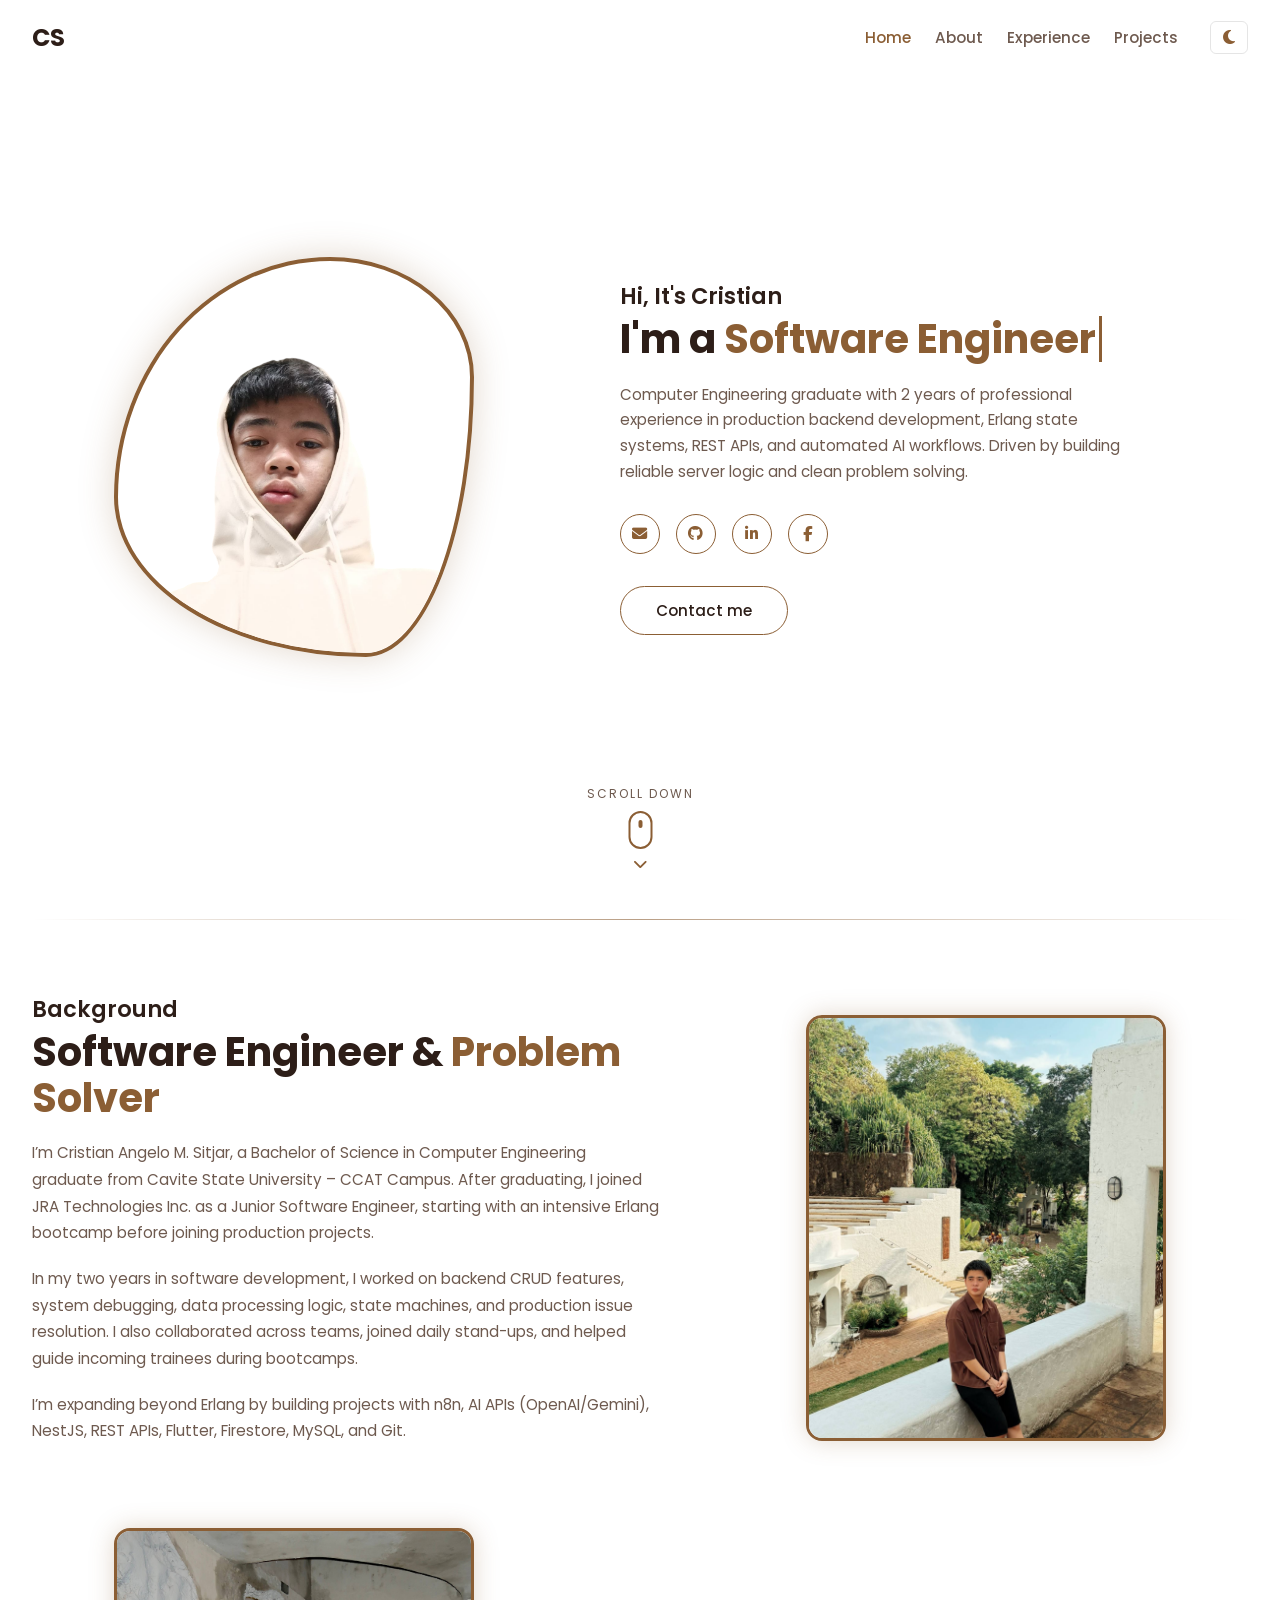
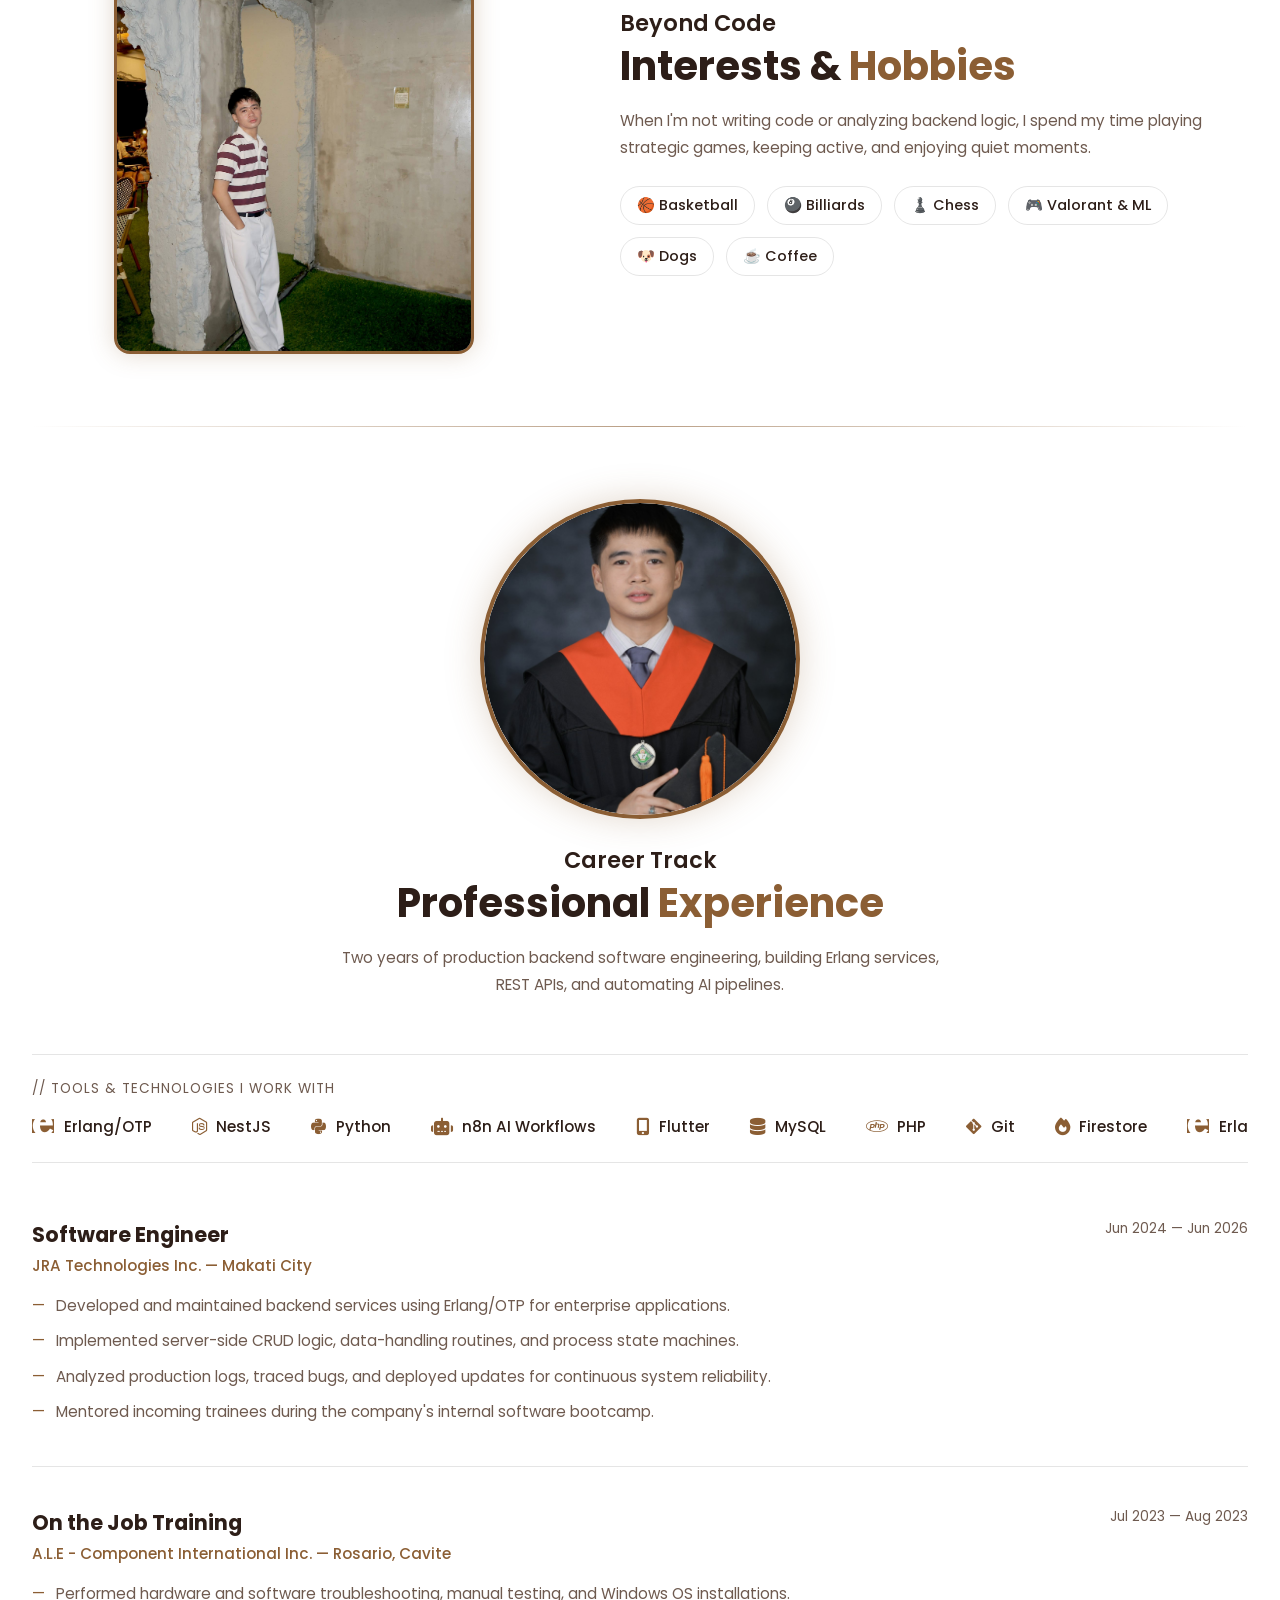
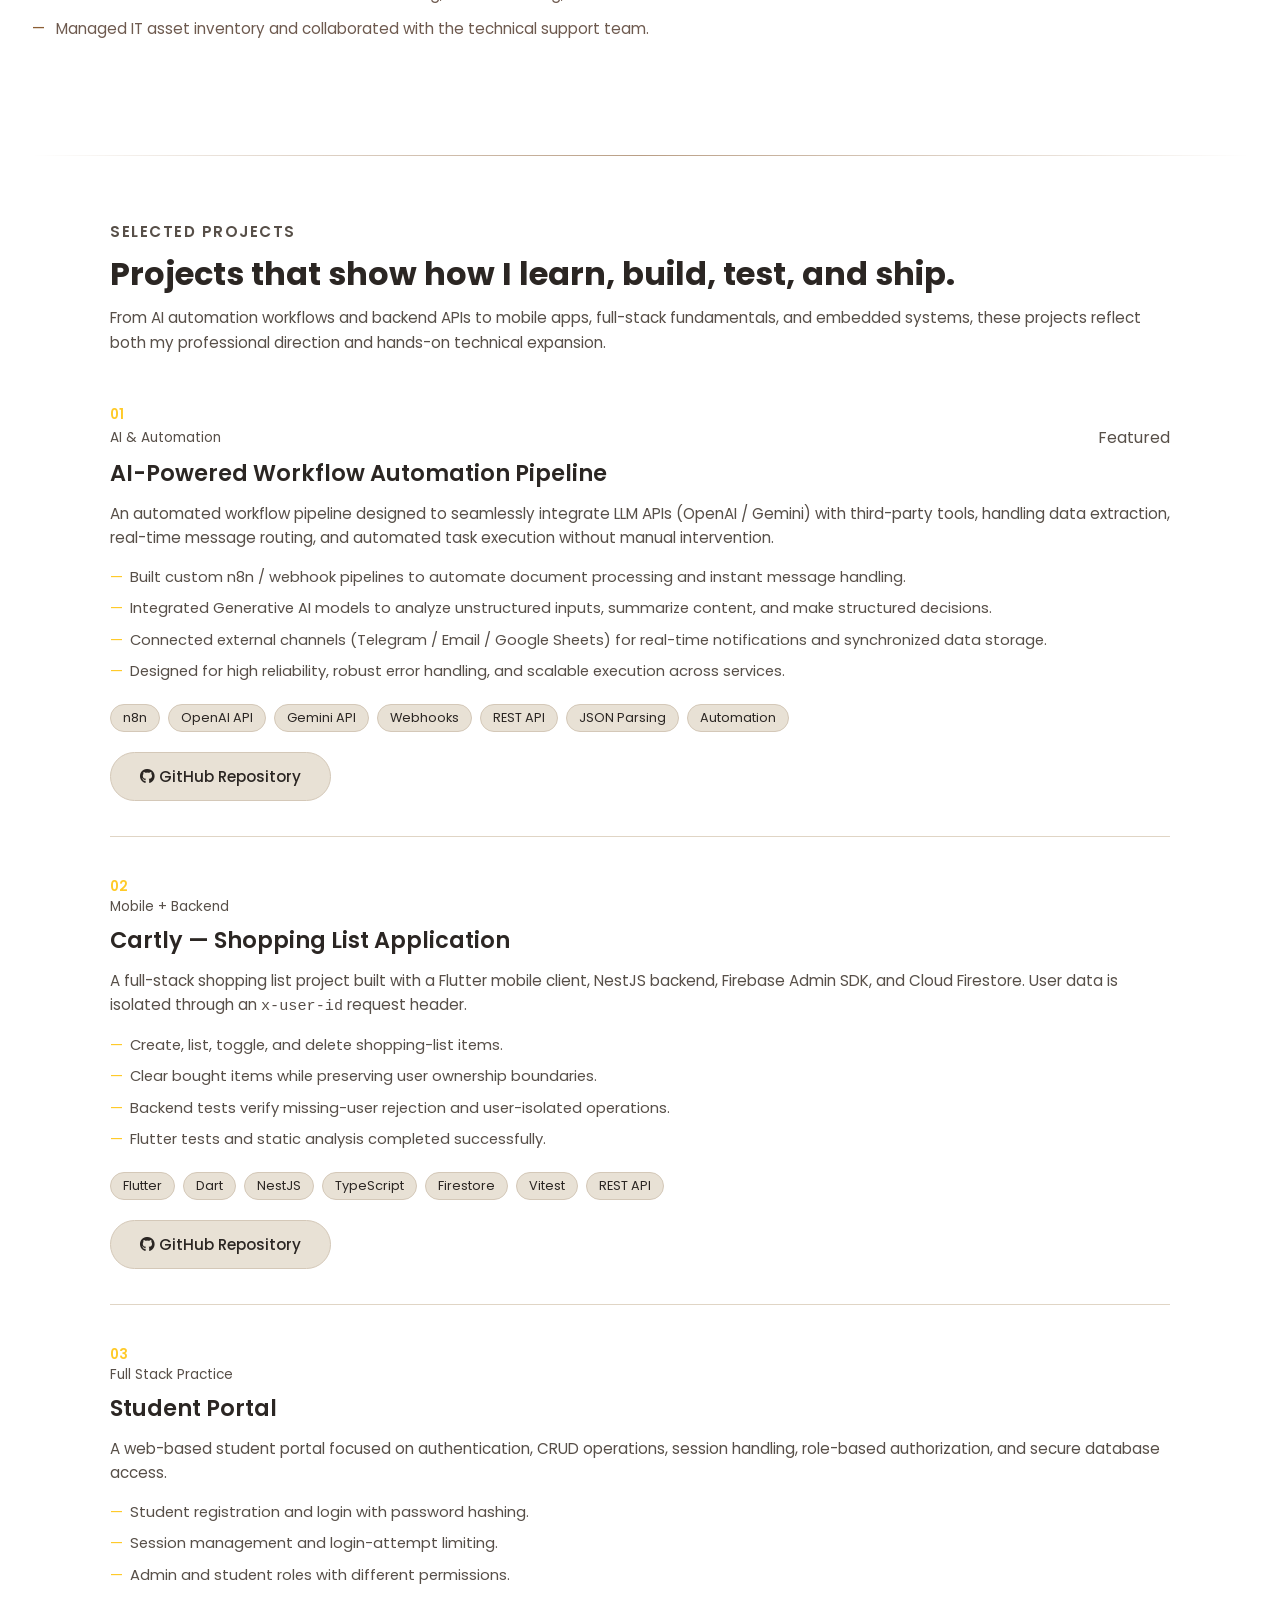
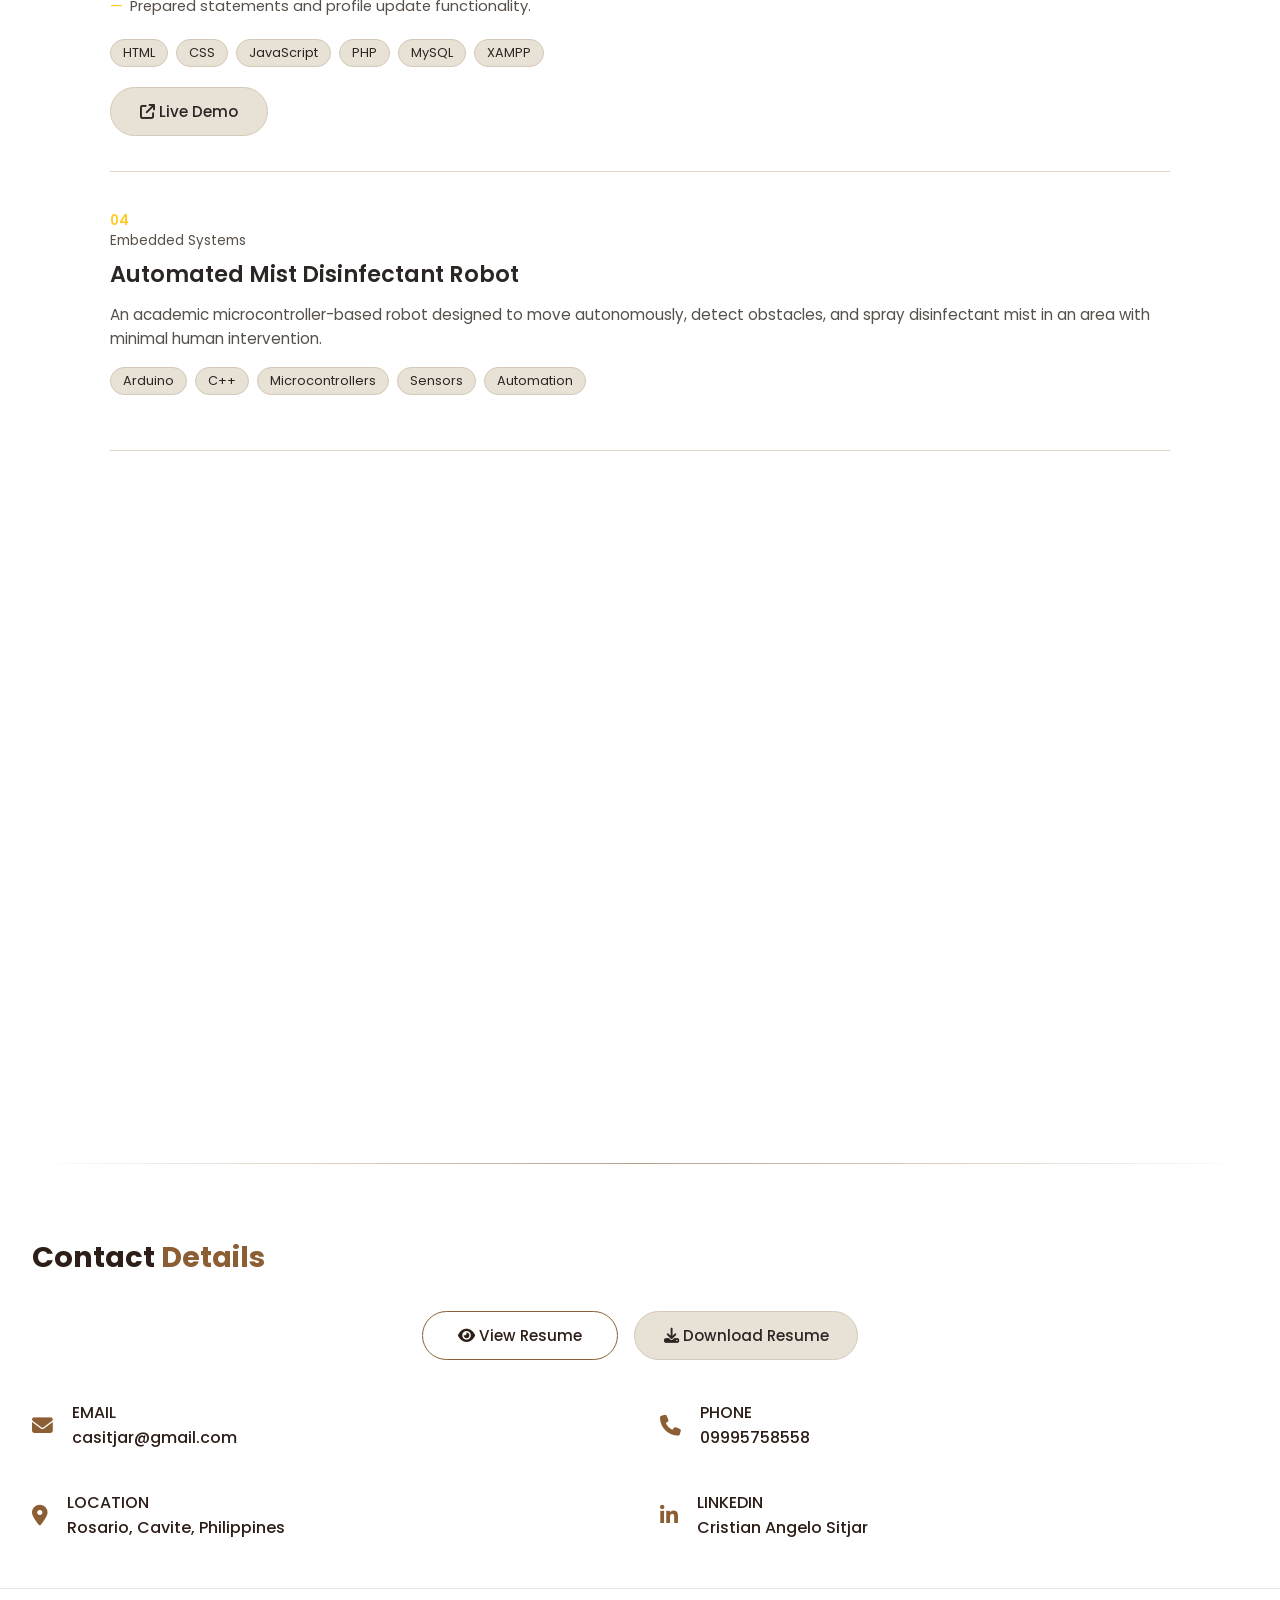
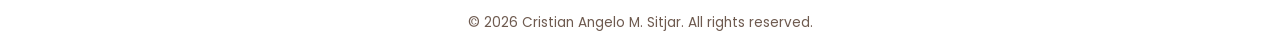
<file: index.html>
<!DOCTYPE html>
<html lang="en">
<head>
  <meta charset="UTF-8">
  <meta name="viewport" content="width=device-width, initial-scale=1.0">
  <meta name="description" content="Portfolio of Cristian Angelo M. Sitjar — Software Engineer & Automation Developer.">
  <title>Cristian M. Sitjar | Software Engineer</title>

  <!-- Font Awesome Icons & Google Fonts -->
  <link rel="stylesheet" href="https://cdnjs.cloudflare.com/ajax/libs/font-awesome/6.5.0/css/all.min.css">
  <link rel="preconnect" href="https://fonts.googleapis.com">
  <link rel="preconnect" href="https://fonts.gstatic.com" crossorigin>
  <link href="https://fonts.googleapis.com/css2?family=Poppins:wght@300;400;500;600;700&display=swap" rel="stylesheet">

  <link rel="stylesheet" href="style.css">
</head>
<body>

  <!-- NAVIGATION HEADER -->
  <header class="site-header">
    <a class="brand" href="#home">CS</a>
    <div class="nav-container">
      <nav class="nav-links" aria-label="Primary navigation">
        <a class="active" href="#home">Home</a>
        <a href="#about">About</a>
        <a href="#experience">Experience</a>
        <a href="#projects">Projects</a>
      </nav>
      <button id="theme-toggle" class="theme-toggle" aria-label="Toggle Theme">
        <i class="fa-solid fa-sun"></i>
      </button>
    </div>
  </header>

  <main class="one-page">

    <!-- ==================== HOME ==================== -->
    <section id="home" class="hero-container">
      <div class="hero-wrapper">

        <!-- LEFT SIDE: CIRCULAR PORTRAIT WITH GLOW RING -->
        <div class="hero-avatar-area">
          <div class="avatar-ring1">
            <img src="home_picture.png" alt="Cristian Angelo M. Sitjar" class="avatar-img1">
          </div>
        </div>

        <!-- RIGHT SIDE: BIO & INTRO COPY -->
        <div class="hero-content-area">
          <span class="greeting">Hi, It's Cristian</span>
          <h1 class="role-title">I'm a <span class="accent-text typing-text"></span><span class="cursor">&nbsp;</span></h1>

          <p class="hero-bio">
            Computer Engineering graduate with 2 years of professional experience in production backend development, Erlang state systems, REST APIs, and automated AI workflows. Driven by building reliable server logic and clean problem solving.
          </p>

          <!-- SOCIAL ICONS -->
          <div class="social-links">
            <a href="mailto:casitjar@gmail.com" aria-label="Email"><i class="fa-solid fa-envelope"></i></a>
            <a href="https://github.com/casitjar-stack" target="_blank" rel="noopener noreferrer" aria-label="GitHub"><i class="fa-brands fa-github"></i></a>
            <a href="https://www.linkedin.com/in/cristian-angelo-sitjar-0196b3305/" target="_blank" rel="noopener noreferrer" aria-label="LinkedIn"><i class="fa-brands fa-linkedin-in"></i></a>
            <a href="https://www.facebook.com/CrstnAnglM.Stjr" target="_blank" rel="noopener noreferrer" aria-label="Facebook"><i class="fa-brands fa-facebook-f"></i></a>
          </div>

          <!-- CALL TO ACTION -->
          <div class="cta-area">
            <a href="mailto:casitjar@gmail.com" class="btn-hire">Contact me</a>
          </div>
        </div>

      </div>

      <!-- SCROLL DOWN INDICATOR -->
      <a href="#about" class="scroll-down" aria-label="Scroll down">
        <span class="scroll-text">Scroll down</span>
        <span class="mouse"></span>
        <i class="fa-solid fa-chevron-down"></i>
      </a>
    </section>

    <hr class="section-divider">

    <!-- ==================== ABOUT ==================== -->
    <section id="about" class="about-container">

      <!-- TOP SECTION: BACKGROUND TEXT (LEFT) & PICTURE 1 (RIGHT) -->
      <div class="about-row">
        <!-- LEFT SIDE -->
        <div class="about-text-box about-animate-left">
          <span class="greeting">Background</span>
          <h2 class="role-title">Software Engineer &amp; <span class="accent-text">Problem Solver</span></h2>
          <p class="about-bio">
            I’m Cristian Angelo M. Sitjar, a Bachelor of Science in Computer Engineering graduate from Cavite State University – CCAT Campus. After graduating, I joined JRA Technologies Inc. as a Junior Software Engineer, starting with an intensive Erlang bootcamp before joining production projects.
          </p>
          <p class="about-bio">
            In my two years in software development, I worked on backend CRUD features, system debugging, data processing logic, state machines, and production issue resolution. I also collaborated across teams, joined daily stand-ups, and helped guide incoming trainees during bootcamps.
          </p>
          <p class="about-bio">
            I’m expanding beyond Erlang by building projects with n8n, AI APIs (OpenAI/Gemini), NestJS, REST APIs, Flutter, Firestore, MySQL, and Git.
          </p>
        </div>

        <!-- RIGHT SIDE -->
        <div class="about-photo-box about-animate-right">
          <div class="photo-frame">
            <img src="about_picture1.jpg" alt="Cristian Sitjar outdoors">
          </div>
        </div>
      </div>

      <!-- BOTTOM SECTION: PICTURE 2 (LEFT) & INTERESTS (RIGHT) -->
      <div class="about-row reverse-row">
        <!-- LEFT SIDE -->
        <div class="about-photo-box about-animate-left">
          <div class="photo-frame">
            <img src="about_picture2.jpg" alt="Cristian Sitjar casual setting">
          </div>
        </div>

        <!-- RIGHT SIDE -->
        <div class="about-text-box about-animate-right">
          <span class="greeting">Beyond Code</span>
          <h2 class="role-title">Interests &amp; <span class="accent-text">Hobbies</span></h2>
          <p class="about-bio">
            When I'm not writing code or analyzing backend logic, I spend my time playing strategic games, keeping active, and enjoying quiet moments.
          </p>

          <div class="interest-grid">
            <div class="interest-chip">🏀 Basketball</div>
            <div class="interest-chip">🎱 Billiards</div>
            <div class="interest-chip">♟️ Chess</div>
            <div class="interest-chip">🎮 Valorant &amp; ML</div>
            <div class="interest-chip">🐶 Dogs</div>
            <div class="interest-chip">☕ Coffee</div>
          </div>
        </div>
      </div>

    </section>

    <hr class="section-divider">

    <!-- ==================== EXPERIENCE ==================== -->
    <section id="experience" class="experience-container">

      <!-- PAGE HEADING & PERFECTLY CENTERED CIRCULAR PHOTO -->
      <div class="experience-header" style="display: flex; flex-direction: column; align-items: center; justify-content: center; width: 100%; text-align: center; margin: 0 auto;">

        <div class="hero-avatar-area" style="display: flex; justify-content: center; align-items: center; width: 100%; margin: 0 auto 1.5rem auto;">
          <div class="avatar-ring" style="margin: 0 auto;">
            <img src="work_picture.jpg" alt="Cristian Angelo M. Sitjar" class="avatar-img" style="border-radius: 50%; object-fit: cover; display: block; margin: 0 auto;">
          </div>
        </div>

        <span class="greeting" style="display: block; width: 100%; text-align: center;">Career Track</span>
        <h2 class="role-title" style="display: block; width: 100%; text-align: center;">Professional <span class="accent-text">Experience</span></h2>
        <p class="about-bio" style="margin: 0 auto; max-width: 600px; text-align: center;">
          Two years of production backend software engineering, building Erlang services, REST APIs, and automating AI pipelines.
        </p>
      </div>

      <!-- ANIMATED TECH LOGO TICKER / MARQUEE -->
      <div class="tech-marquee-wrapper">
        <span class="marquee-label">// Tools &amp; Technologies I Work With</span>
        <div class="marquee-track">
          <div class="marquee-content">
            <div class="tech-item"><i class="fa-brands fa-erlang"></i> Erlang/OTP</div>
            <div class="tech-item"><i class="fa-brands fa-node-js"></i> NestJS</div>
            <div class="tech-item"><i class="fa-brands fa-python"></i> Python</div>
            <div class="tech-item"><i class="fa-solid fa-robot"></i> n8n AI Workflows</div>
            <div class="tech-item"><i class="fa-solid fa-mobile-screen-button"></i> Flutter</div>
            <div class="tech-item"><i class="fa-solid fa-database"></i> MySQL</div>
            <div class="tech-item"><i class="fa-brands fa-php"></i> PHP</div>
            <div class="tech-item"><i class="fa-brands fa-git-alt"></i> Git</div>
            <div class="tech-item"><i class="fa-solid fa-fire"></i> Firestore</div>
            <!-- DUPLICATE FOR INFINITE LOOP EFFECT -->
            <div class="tech-item"><i class="fa-brands fa-erlang"></i> Erlang/OTP</div>
            <div class="tech-item"><i class="fa-brands fa-node-js"></i> NestJS</div>
            <div class="tech-item"><i class="fa-brands fa-python"></i> Python</div>
            <div class="tech-item"><i class="fa-solid fa-robot"></i> n8n AI Workflows</div>
            <div class="tech-item"><i class="fa-solid fa-mobile-screen-button"></i> Flutter</div>
            <div class="tech-item"><i class="fa-solid fa-database"></i> MySQL</div>
            <div class="tech-item"><i class="fa-brands fa-php"></i> PHP</div>
            <div class="tech-item"><i class="fa-brands fa-git-alt"></i> Git</div>
            <div class="tech-item"><i class="fa-solid fa-fire"></i> Firestore</div>
          </div>
        </div>
      </div>

      <!-- WORK TIMELINE -->
      <div class="timeline-section">
        <div class="timeline-item">
          <div class="timeline-head">
            <div>
              <h3>Software Engineer</h3>
              <span class="company-name">JRA Technologies Inc. — Makati City</span>
            </div>
            <span class="timeline-date">Jun 2024 — Jun 2026</span>
          </div>
          <ul class="timeline-bullets">
            <li>Developed and maintained backend services using Erlang/OTP for enterprise applications.</li>
            <li>Implemented server-side CRUD logic, data-handling routines, and process state machines.</li>
            <li>Analyzed production logs, traced bugs, and deployed updates for continuous system reliability.</li>
            <li>Mentored incoming trainees during the company's internal software bootcamp.</li>
          </ul>
        </div>

        <div class="timeline-item">
          <div class="timeline-head">
            <div>
              <h3>On the Job Training</h3>
              <span class="company-name">A.L.E - Component International Inc. — Rosario, Cavite</span>
            </div>
            <span class="timeline-date">Jul 2023 — Aug 2023</span>
          </div>
          <ul class="timeline-bullets">
            <li>Performed hardware and software troubleshooting, manual testing, and Windows OS installations.</li>
            <li>Managed IT asset inventory and collaborated with the technical support team.</li>
          </ul>
        </div>
      </div>

    </section>

    <hr class="section-divider">

    <!-- ==================== PROJECTS ==================== -->
    <section id="projects" class="projects-page">

      <div class="page-heading section-shell">
        <p class="eyebrow">Selected projects</p>
        <h1>Projects that show how I learn, build, test, and ship.</h1>
        <p>From AI automation workflows and backend APIs to mobile apps, full-stack fundamentals, and embedded systems, these projects reflect both my professional direction and hands-on technical expansion.</p>
      </div>

      <div class="section-shell projects-grid">

        <!-- AI Automation Project -->
        <article class="project-card featured-project" id="ai-automation">
          <div class="project-number">01</div>
          <div class="project-content">
            <div class="project-topline">
              <span class="project-type">AI & Automation</span>
              <span class="project-status">Featured</span>
            </div>
            <h2>AI-Powered Workflow Automation Pipeline</h2>
            <p>An automated workflow pipeline designed to seamlessly integrate LLM APIs (OpenAI / Gemini) with third-party tools, handling data extraction, real-time message routing, and automated task execution without manual intervention.</p>
            <ul class="clean-list compact-list">
              <li>Built custom n8n / webhook pipelines to automate document processing and instant message handling.</li>
              <li>Integrated Generative AI models to analyze unstructured inputs, summarize content, and make structured decisions.</li>
              <li>Connected external channels (Telegram / Email / Google Sheets) for real-time notifications and synchronized data storage.</li>
              <li>Designed for high reliability, robust error handling, and scalable execution across services.</li>
            </ul>
            <div class="skill-tags">
              <span>n8n</span>
              <span>OpenAI API</span>
              <span>Gemini API</span>
              <span>Webhooks</span>
              <span>REST API</span>
              <span>JSON Parsing</span>
              <span>Automation</span>
            </div>
            <div class="project-links">
              <a class="btn btn-secondary" href="https://github.com/casitjar-stack" target="_blank" rel="noopener noreferrer">
                <i class="fa-brands fa-github"></i> GitHub Repository
              </a>
            </div>
          </div>
        </article>

        <!-- Cartly Shopping List App -->
        <article class="project-card" id="cartly">
          <div class="project-number">02</div>
          <div class="project-content">
            <div class="project-topline"><span class="project-type">Mobile + Backend</span></div>
            <h2>Cartly — Shopping List Application</h2>
            <p>A full-stack shopping list project built with a Flutter mobile client, NestJS backend, Firebase Admin SDK, and Cloud Firestore. User data is isolated through an <code>x-user-id</code> request header.</p>
            <ul class="clean-list compact-list">
              <li>Create, list, toggle, and delete shopping-list items.</li>
              <li>Clear bought items while preserving user ownership boundaries.</li>
              <li>Backend tests verify missing-user rejection and user-isolated operations.</li>
              <li>Flutter tests and static analysis completed successfully.</li>
            </ul>
            <div class="skill-tags"><span>Flutter</span><span>Dart</span><span>NestJS</span><span>TypeScript</span><span>Firestore</span><span>Vitest</span><span>REST API</span></div>
            <div class="project-links">
              <a class="btn btn-secondary" href="https://github.com/casitjar-stack/cartly" target="_blank" rel="noopener noreferrer"><i class="fa-brands fa-github"></i> GitHub Repository</a>
            </div>
          </div>
        </article>

        <!-- Student Portal -->
        <article class="project-card">
          <div class="project-number">03</div>
          <div class="project-content">
            <div class="project-topline"><span class="project-type">Full Stack Practice</span></div>
            <h2>Student Portal</h2>
            <p>A web-based student portal focused on authentication, CRUD operations, session handling, role-based authorization, and secure database access.</p>
            <ul class="clean-list compact-list">
              <li>Student registration and login with password hashing.</li>
              <li>Session management and login-attempt limiting.</li>
              <li>Admin and student roles with different permissions.</li>
              <li>Prepared statements and profile update functionality.</li>
            </ul>
            <div class="skill-tags"><span>HTML</span><span>CSS</span><span>JavaScript</span><span>PHP</span><span>MySQL</span><span>XAMPP</span></div>
            <div class="project-links">
              <a class="btn btn-secondary" href="https://casitjar-portal-demo.freedev.app/html/index.html?i=1" target="_blank" rel="noopener noreferrer"><i class="fa-solid fa-arrow-up-right-from-square"></i> Live Demo</a>
            </div>
          </div>
        </article>

        <!-- Automated Mist Disinfectant Robot -->
        <article class="project-card">
          <div class="project-number">04</div>
          <div class="project-content">
            <div class="project-topline"><span class="project-type">Embedded Systems</span></div>
            <h2>Automated Mist Disinfectant Robot</h2>
            <p>An academic microcontroller-based robot designed to move autonomously, detect obstacles, and spray disinfectant mist in an area with minimal human intervention.</p>
            <div class="skill-tags"><span>Arduino</span><span>C++</span><span>Microcontrollers</span><span>Sensors</span><span>Automation</span></div>
          </div>
        </article>

        <!-- Arduino Robotic Arm -->
        <article class="project-card">
          <div class="project-number">05</div>
          <div class="project-content">
            <div class="project-topline"><span class="project-type">Embedded Systems</span></div>
            <h2>Arduino Robotic Arm</h2>
            <p>A programmable robotic arm capable of movement and gripping actions for manipulating small objects, built to practice control logic and hardware-software integration.</p>
            <div class="skill-tags"><span>Arduino</span><span>C++</span><span>Servo Control</span><span>Hardware Integration</span></div>
          </div>
        </article>

        <!-- Backend Systems at JRA Technologies -->
        <article class="project-card wide-project">
          <div class="project-number">06</div>
          <div class="project-content">
            <div class="project-topline"><span class="project-type">Professional Project Highlights</span></div>
            <h2>Backend Systems at JRA Technologies</h2>
            <p>Production work included a Fleet Management System and a loan-management system. My contributions focused on backend logic, CRUD operations, state machines, debugging, data processing, and reliability improvements in Erlang-based systems.</p>
            <div class="project-case">
              <strong>Problem solved:</strong>
              <p>A bulk-upload flow occasionally missed rows because requests were inserting too quickly. I helped address the issue by routing requests through a message queue so writes could be processed in sequence.</p>
            </div>
            <div class="skill-tags"><span>Erlang/OTP</span><span>State Machines</span><span>Message Passing</span><span>Backend CRUD</span><span>Debugging</span><span>Data Handling</span></div>
          </div>
        </article>

      </div>
    </section>

    <hr class="section-divider">

    <!-- ==================== CONTACT ==================== -->
    <section id="contact" class="experience-container">

      <!-- CONTACT INFORMATION SECTION -->
      <div class="contact-card-section">
        <h2 class="contact-title">Contact <span class="accent-text">Details</span></h2>

        <!-- RESUME BUTTONS -->
        <div class="resume-actions" style="margin-top: 1.5rem; margin-bottom: 2.5rem; display: flex; gap: 1rem; justify-content: center;">
          <a href="Resume - Cristian M. Sitjar.pdf" target="_blank" class="btn-hire"><i class="fa-solid fa-eye"></i> View Resume</a>
          <a href="Resume - Cristian M. Sitjar.pdf" download class="btn-secondary"><i class="fa-solid fa-download"></i> Download Resume</a>
        </div>

        <div class="contact-grid">
          <div class="contact-item">
            <i class="fa-solid fa-envelope"></i>
            <div>
              <span class="contact-label">EMAIL</span>
              <a href="mailto:casitjar@gmail.com">casitjar@gmail.com</a>
            </div>
          </div>

          <div class="contact-item">
            <i class="fa-solid fa-phone"></i>
            <div>
              <span class="contact-label">PHONE</span>
              <a href="tel:09995758558">09995758558</a>
            </div>
          </div>

          <div class="contact-item">
            <i class="fa-solid fa-location-dot"></i>
            <div>
              <span class="contact-label">LOCATION</span>
              <span>Rosario, Cavite, Philippines</span>
            </div>
          </div>

          <div class="contact-item">
            <i class="fa-brands fa-linkedin-in"></i>
            <div>
              <span class="contact-label">LINKEDIN</span>
              <a href="https://www.linkedin.com/in/cristian-angelo-sitjar-0196b3305/" target="_blank" rel="noopener noreferrer">Cristian Angelo Sitjar</a>
            </div>
          </div>
        </div>
      </div>

    </section>

  </main>

  <footer class="site-footer">
    <p>© 2026 Cristian Angelo M. Sitjar. All rights reserved.</p>
  </footer>

  <script src="main.js"></script>
</body>
</html>
</file>
<file: style.css>
/* DESIGN VARIABLES & THEMES */
:root {
  /* DARK MODE DEFAULT: BLACK & YELLOW */
  --bg-color: #08090a;
  --header-bg: rgba(8, 9, 10, 0.9);
  --text-main: #fef08a;
  --text-muted: #ffffff;
  --accent-color: #facc15;
  --accent-glow: rgba(250, 204, 21, 0.35);
  --border-color: rgba(255, 255, 255, 0.1);
  --font-family: 'Poppins', -apple-system, sans-serif;
  --max-width: 1280px;
}

[data-theme="light"] {
  /* LIGHT MODE: WHITE & BROWN */
  --bg-color: #ffffff;
  --header-bg: rgba(255, 255, 255, 0.9);
  --text-main: #2d1e18;
  --text-muted: #6e5a4f;
  --accent-color: #8b5e34;
  --accent-glow: rgba(139, 94, 52, 0.25);
  --border-color: rgba(0, 0, 0, 0.1);
}

* {
  box-sizing: border-box;
  margin: 0;
  padding: 0;
}

body {
  background-color: var(--bg-color);
  color: var(--text-main);
  font-family: var(--font-family);
  min-height: 100vh;
  display: flex;
  flex-direction: column;
  transition: background-color 0.3s ease, color 0.3s ease;
}

/* HEADER & NAVIGATION */
.site-header {
  position: sticky;
  top: 0;
  width: 100%;
  background-color: var(--header-bg);
  backdrop-filter: blur(10px);
  padding: 1.25rem 2rem;
  z-index: 100;
  display: flex;
  justify-content: space-between;
  align-items: center;
  max-width: var(--max-width);
  margin: 0 auto;
}

.brand {
  font-size: 1.5rem;
  font-weight: 700;
  color: var(--text-main);
  text-decoration: none;
}

.nav-container {
  display: flex;
  align-items: center;
  gap: 2rem;
}

.nav-links {
  display: flex;
  gap: 1.5rem;
}

.nav-links a {
  color: var(--text-muted);
  text-decoration: none;
  font-weight: 500;
  font-size: 0.95rem;
  transition: color 0.2s;
}

.nav-links a:hover,
.nav-links a.active {
  color: var(--accent-color);
}

.theme-toggle {
  background: none;
  border: 1px solid var(--border-color);
  color: var(--accent-color);
  font-size: 1rem;
  padding: 0.4rem 0.75rem;
  border-radius: 6px;
  cursor: pointer;
  transition: all 0.2s;
}

.theme-toggle:hover {
  border-color: var(--accent-color);
}

/* HERO CONTAINER */
.hero-container {
  flex: 1;
  display: flex;
  align-items: center;
  justify-content: center;
  max-width: var(--max-width);
  margin: 0 auto;
  padding: 2rem;
  width: 100%;
}

.hero-wrapper {
  display: flex;
  align-items: center;
  justify-content: space-between;
  gap: 4rem;
  width: 100%;
}

.hero-avatar-area {
  flex: 1;
  display: flex;
  justify-content: center;
  align-items: center;
}

.avatar-ring {
  width: 320px;
  height: 320px;
  border-radius: 50%;
  background-color: transparent;
  border: 4px solid var(--accent-color);
  box-shadow: 0 0 35px var(--accent-glow);
  overflow: hidden;
  display: flex;
  justify-content: center;
  align-items: center;
  transition: transform 0.3s ease, box-shadow 0.3s ease;
}

.avatar-ring1 {
  width: 360px;
  height: 400px;
  border-radius: 50%;
  background-color: transparent;
  border: 4px solid var(--accent-color);
  box-shadow: 0 0 35px var(--accent-glow);
  overflow: hidden;
  display: flex;
  justify-content: center;
  align-items: center;
  transition: transform 0.3s ease, box-shadow 0.3s ease;
}

.avatar-ring:hover {
  transform: scale(1.02);
  box-shadow: 0 0 50px var(--accent-glow);
}

.avatar-img {
  width: 100%;
  height: 100%;
  object-fit: cover;
  object-position: center;
}

.hero-content-area {
  flex: 1.2;
}

.greeting {
  font-size: 1.4rem;
  font-weight: 600;
  color: var(--text-main);
  display: block;
  margin-bottom: 0.2rem;
}

.role-title {
  font-size: 2.5rem;
  font-weight: 700;
  line-height: 1.15;
  margin-bottom: 1.2rem;
}

.accent-text {
  color: var(--accent-color);
}

.hero-bio {
  color: var(--text-muted);
  font-size: 0.95rem;
  line-height: 1.7;
  margin-bottom: 1.8rem;
  max-width: 520px;
}

/* EXPERIENCE PAGE SPECIFIC STYLES (NO BOXES) */
.experience-container {
  flex: 1;
  max-width: var(--max-width);
  margin: 0 auto;
  padding: 3rem 2rem;
  width: 100%;
  display: flex;
  flex-direction: column;
  gap: 3.5rem;
}

.experience-header {
  text-align: left;
  max-width: 700px;
}

.resume-actions {
  display: flex;
  gap: 1.25rem;
  margin-top: 1.5rem;
}

.btn-secondary {
  display: inline-block;
  padding: 0.75rem 1.8rem;
  border: 1px solid var(--border-color);
  border-radius: 25px;
  color: var(--text-main);
  text-decoration: none;
  font-weight: 500;
  font-size: 0.95rem;
  transition: all 0.25s ease;
}

.btn-secondary:hover {
  border-color: var(--accent-color);
  color: var(--accent-color);
  transform: translateY(-2px);
}

/* ANIMATED TECH LOGO TICKER / MARQUEE (NO BOXES) */
.tech-marquee-wrapper {
  padding: 1.5rem 0;
  overflow: hidden;
  position: relative;
  border-top: 1px solid var(--border-color);
  border-bottom: 1px solid var(--border-color);
}

.marquee-label {
  display: block;
  font-size: 0.85rem;
  color: var(--text-muted);
  text-transform: uppercase;
  letter-spacing: 1px;
  margin-bottom: 1rem;
}

.marquee-track {
  display: flex;
  width: 100%;
  overflow: hidden;
}

.marquee-content {
  display: flex;
  gap: 2.5rem;
  animation: scroll-marquee 25s linear infinite;
  white-space: nowrap;
}

.tech-item {
  display: flex;
  align-items: center;
  gap: 0.6rem;
  font-size: 0.95rem;
  font-weight: 500;
  color: var(--text-main);
  flex-shrink: 0;
}

.tech-item i {
  color: var(--accent-color);
  font-size: 1.1rem;
}

@keyframes scroll-marquee {
  0% { transform: translateX(0); }
  100% { transform: translateX(-50%); }
}

/* WORK TIMELINE (CLEAN LINE DIVIDERS, NO BOXES) */
.timeline-section {
  display: flex;
  flex-direction: column;
  gap: 2.5rem;
}

.timeline-item {
  padding-bottom: 2rem;
  border-bottom: 1px solid var(--border-color);
}

.timeline-item:last-child {
  border-bottom: none;
}

.timeline-head {
  display: flex;
  justify-content: space-between;
  align-items: flex-start;
  margin-bottom: 1rem;
}

.timeline-head h3 {
  font-size: 1.3rem;
  color: var(--text-main);
}

.company-name {
  font-size: 0.95rem;
  color: var(--accent-color);
  font-weight: 500;
  display: block;
  margin-top: 0.2rem;
}

.timeline-date {
  font-size: 0.85rem;
  color: var(--text-muted);
}

.timeline-bullets {
  list-style: none;
}

.timeline-bullets li {
  position: relative;
  padding-left: 1.5rem;
  color: var(--text-muted);
  font-size: 0.95rem;
  line-height: 1.7;
  margin-bottom: 0.6rem;
}

.timeline-bullets li::before {
  content: "—";
  position: absolute;
  left: 0;
  color: var(--accent-color);
}

/* CONTACT SECTION (CLEAN GRID, NO BOXES) */
.contact-card-section {
  padding-top: 1rem;
  border-top: 1px solid var(--border-color);
}

.contact-title {
  font-size: 1.8rem;
  margin-bottom: 2rem;
}

.contact-grid {
  display: grid;
  grid-template-columns: repeat(2, 1fr);
  gap: 2.5rem;
}

.contact-item {
  display: flex;
  align-items: center;
  gap: 1.2rem;
}

.contact-item i {
  font-size: 1.3rem;
  color: var(--accent-color);
  flex-shrink: 0;
}

.contact-label {
  display: block;
  font-size: 0.8rem;
  color: var(--text-muted);
  text-transform: uppercase;
}

.contact-item a,
.contact-item span {
  font-size: 1rem;
  font-weight: 500;
  color: var(--text-main);
  text-decoration: none;
}

.contact-item a:hover {
  color: var(--accent-color);
}

/* ABOUT PAGE SPECIFIC LAYOUT */
.about-container {
  flex: 1;
  max-width: var(--max-width);
  margin: 0 auto;
  padding: 3rem 2rem;
  width: 100%;
  display: flex;
  flex-direction: column;
  gap: 4rem;
}

.about-row {
  display: flex;
  align-items: center;
  justify-content: space-between;
  gap: 4rem;
}

.about-text-box {
  flex: 1.2;
}

.about-bio {
  color: var(--text-muted);
  font-size: 0.95rem;
  line-height: 1.75;
  margin-bottom: 1.2rem;
}

.about-photo-box {
  flex: 1;
  display: flex;
  justify-content: center;
}

.photo-frame {
  width: 100%;
  max-width: 360px;
  border-radius: 16px;
  overflow: hidden;
  border: 3px solid var(--accent-color);
  box-shadow: 0 0 25px var(--accent-glow);
  transition: transform 0.3s ease;
}

.photo-frame:hover {
  transform: translateY(-4px);
}

.photo-frame img {
  width: 100%;
  height: 420px;
  object-fit: cover;
  display: block;
}

.interest-grid {
  display: flex;
  flex-wrap: wrap;
  gap: 0.75rem;
  margin-top: 1.5rem;
}

.interest-chip {
  border: 1px solid var(--border-color);
  color: var(--text-main);
  padding: 0.5rem 1rem;
  border-radius: 20px;
  font-size: 0.9rem;
  font-weight: 500;
  transition: border-color 0.2s, transform 0.2s;
}

.interest-chip:hover {
  border-color: var(--accent-color);
  transform: translateY(-2px);
}

/* SOCIAL ICONS */
.social-links {
  display: flex;
  gap: 1rem;
  margin-bottom: 2rem;
}

.social-links a {
  width: 40px;
  height: 40px;
  border-radius: 50%;
  border: 1px solid var(--accent-color);
  color: var(--accent-color);
  display: flex;
  align-items: center;
  justify-content: center;
  text-decoration: none;
  font-size: 0.95rem;
  transition: all 0.25s ease;
}

.social-links a:hover {
  background-color: var(--accent-color);
  color: var(--bg-color);
  box-shadow: 0 0 15px var(--accent-glow);
  transform: translateY(-2px);
}

.btn-hire {
  display: inline-block;
  padding: 0.75rem 2.2rem;
  border: 1px solid var(--accent-color);
  border-radius: 25px;
  color: var(--text-main);
  text-decoration: none;
  font-weight: 500;
  font-size: 0.95rem;
  transition: all 0.25s ease;
}

.btn-hire:hover {
  background-color: var(--accent-color);
  color: var(--bg-color);
  font-weight: 600;
  box-shadow: 0 0 20px var(--accent-glow);
}

/* BLINKING TYPEWRITER CURSOR */
.cursor {
  display: inline-block;
  background-color: var(--accent-color);
  margin-left: 3px;
  width: 3px;
  animation: blink 0.7s infinite;
}

@keyframes blink {
  0%, 100% { opacity: 1; }
  50% { opacity: 0; }
}

/* FOOTER */
.site-footer {
  text-align: center;
  padding: 1.5rem;
  color: var(--text-muted);
  font-size: 0.85rem;
  border-top: 1px solid var(--border-color);
}

/* RESPONSIVE DESIGN */
@media (max-width: 900px) {
  .hero-wrapper,
  .about-row,
  .about-row.reverse-row {
    flex-direction: column;
    text-align: center;
    gap: 2.5rem;
  }

  .about-row.reverse-row {
    flex-direction: column-reverse;
  }

  .timeline-head {
    flex-direction: column;
    gap: 0.5rem;
  }

  .contact-grid {
    grid-template-columns: 1fr;
  }

  .avatar-ring {
    width: 250px;
    height: 250px;
  }

  .photo-frame img {
    height: 340px;
  }

  .hero-bio {
    margin: 0 auto 1.8rem auto;
  }

  .social-links,
  .interest-grid,
  .resume-actions {
    justify-content: center;
  }

  .role-title {
    font-size: 2rem;
  }
}

@media (max-width: 600px) {
  .site-header {
    flex-direction: column;
    gap: 1rem;
    padding: 1rem;
  }

  .nav-container {
    width: 100%;
    justify-content: space-between;
  }

  .nav-links {
    gap: 1rem;
  }

  .avatar-ring {
    width: 200px;
    height: 200px;
  }

  .greeting {
    font-size: 1.2rem;
  }

  .role-title {
    font-size: 1.7rem;
  }
}

/* Pigilan ang horizontal scrolling kapag nanggaling sa labas ng screen ang animation */
body, main {
  overflow-x: hidden;
}

/* Default state ng cards */
.project-card {
  opacity: 0;
  /* Mas mahabang duration (1.2s) at cubic-bezier timing para sa napakasmooth na pagpasok */
  transition: opacity 1.2s cubic-bezier(0.25, 1, 0.5, 1), 
              transform 1.2s cubic-bezier(0.25, 1, 0.5, 1);
  will-change: opacity, transform;
}

/* Galing sa KALIWA (Odd numbers: 1, 3, 5...) */
.project-card:nth-child(odd) {
  transform: translateX(-80px);
}

/* Galing sa KANAN (Even numbers: 2, 4, 6...) */
.project-card:nth-child(even) {
  transform: translateX(80px);
}

/* Kapag pumasok na sa screen at nilagyan ng '.show' class */
.project-card.show {
  opacity: 1;
  transform: translateX(0);
}

/* Container para sa buong page */
main {
  max-width: 900px;
  margin: 0 auto;
  padding: 40px 20px;
}

/* Page Header / Heading */
.page-heading {
  margin-bottom: 50px;
}

.eyebrow {
  color: #ffca28; /* Accent Gold/Yellow color */
  font-size: 0.9rem;
  text-transform: uppercase;
  letter-spacing: 1.5px;
  font-weight: 600;
  margin-bottom: 8px;
}

.page-heading h1 {
  font-size: 2rem;
  font-weight: 700;
  color: #ffffff;
  margin-bottom: 12px;
  line-height: 1.3;
}

.page-heading p {
  color: #a0a0a0;
  font-size: 0.95rem;
  line-height: 1.6;
}

/* Projects Layout & Spacing */
.projects-grid {
  display: flex;
  flex-direction: column;
  gap: 40px; /* Malinis na agwat sa pagitan ng cards */
}

/* Project Card Styling */
.project-card {
  border-bottom: 1px solid rgba(255, 255, 255, 0.08); /* Border divider gaya ng Experience page */
  padding-bottom: 35px;
}

.project-topline {
  display: flex;
  justify-content: space-between;
  align-items: center;
  margin-bottom: 6px;
}

.project-type {
  color: #a0a0a0;
  font-size: 0.85rem;
}

.project-number {
  color: #ffca28;
  font-size: 0.85rem;
  font-weight: 600;
}

.project-card h2 {
  font-size: 1.4rem;
  color: #ffca28; /* Gold/Yellow title */
  font-weight: 600;
  margin-bottom: 12px;
}

.project-card p {
  color: #cccccc;
  font-size: 0.95rem;
  line-height: 1.6;
  margin-bottom: 15px;
}

/* List Items (gaya ng dash list sa Experience page) */
.clean-list {
  list-style: none;
  padding: 0;
  margin: 0 0 20px 0;
}

.clean-list li {
  color: #cccccc;
  font-size: 0.92rem;
  line-height: 1.6;
  position: relative;
  padding-left: 20px;
  margin-bottom: 8px;
}

.clean-list li::before {
  content: "—";
  position: absolute;
  left: 0;
  color: #ffca28;
}

/* Skill Tags Styling (Pill badges na may tamang spacing) */
.skill-tags {
  display: flex;
  flex-wrap: wrap;
  gap: 8px;
  margin-bottom: 20px;
}

.skill-tags span {
  background: rgba(255, 255, 255, 0.05);
  border: 1px solid rgba(255, 255, 255, 0.1);
  color: #e0e0e0;
  padding: 4px 12px;
  border-radius: 20px;
  font-size: 0.8rem;
  font-weight: 400;
}

/* Buttons (View / GitHub buttons) */
.project-links {
  margin-top: 15px;
}

.btn-outline {
  display: inline-flex;
  align-items: center;
  gap: 8px;
  padding: 8px 18px;
  border: 1px solid #ffca28;
  color: #ffca28;
  border-radius: 25px;
  text-decoration: none;
  font-size: 0.85rem;
  font-weight: 500;
  transition: all 0.3s ease;
}

.btn-outline:hover {
  background: #ffca28;
  color: #000000;
}

/* Responsive & Animation Transitions */
body, main {
  overflow-x: hidden;
}

.project-card {
  opacity: 0;
  transition: opacity 1.2s cubic-bezier(0.25, 1, 0.5, 1), 
              transform 1.2s cubic-bezier(0.25, 1, 0.5, 1);
  will-change: opacity, transform;
}

.project-card:nth-child(odd) {
  transform: translateX(-80px);
}

.project-card:nth-child(even) {
  transform: translateX(80px);
}

.project-card.show {
  opacity: 1;
  transform: translateX(0);
}

/* ==========================================
   FIX: LIGHT MODE TEXT FOR PROJECTS PAGE
   ========================================== */
[data-theme="light"] .page-heading h1,
[data-theme="light"] .project-card h2,
[data-theme="light"] .project-case strong {
  color: #2b2623 !important;
}

[data-theme="light"] .page-heading p,
[data-theme="light"] .project-card p,
[data-theme="light"] .clean-list li,
[data-theme="light"] .project-status,
[data-theme="light"] .project-type {
  color: #574f48 !important;
}

[data-theme="light"] .skill-tags span,
[data-theme="light"] .btn-secondary {
  background-color: #e8e1d5 !important;
  color: #2b2623 !important;
  border-color: #d4c8b8 !important;
}

[data-theme="light"] .project-card {
  background-color: #ffffff !important;
  border-color: #e0d5c5 !important;
}

/* ==========================================
   LIQUID / WATER MORPHING AVATAR ANIMATION
   ========================================== */

.avatar-ring1 {
  /* Nagbabago ang hugis ng border-radius parang tubig */
  border-radius: 60% 40% 30% 70% / 60% 30% 70% 40%;
  animation: morphingWater 6s ease-in-out infinite alternate, floatAvatar 4s ease-in-out infinite;
  transition: all 0.5s ease;
  overflow: hidden; /* Para sumunod ang picture sa lumilikha na hugis */
}

.avatar-img1 {
  width: 100%;
  height: 100%;
  object-fit: cover;
  /* Sumusunod din ang mismong image sa morphing shape */
  border-radius: inherit; 
}

/* Keyframes para sa pagbabago ng hugis na parang tubig */
@keyframes morphingWater {
  0% {
    border-radius: 60% 40% 30% 70% / 60% 30% 70% 40%;
  }
  50% {
    border-radius: 30% 60% 70% 40% / 50% 60% 30% 60%;
  }
  100% {
    border-radius: 60% 40% 60% 40% / 70% 30% 50% 60%;
  }
}

/* Keyframes para sa banayad na float / taas-baba */
@keyframes floatAvatar {
  0%, 100% {
    transform: translateY(0px);
  }
  50% {
    transform: translateY(-10px);
  }
}

/* ==========================================
   ABOUT PAGE SLIDE-IN (LEFT & RIGHT)
   ========================================== */

/* Initial hidden state */
.about-animate-left,
.about-animate-right {
  opacity: 0;
  transition: opacity 0.8s ease-out, transform 0.8s ease-out;
}

/* Papasok mula sa Kaliwa (Left) */
.about-animate-left {
  transform: translateX(-60px);
}

/* Papasok mula sa Kanan (Right) */
.about-animate-right {
  transform: translateX(60px);
}

/* Trigger class kapag nakita na sa screen */
.about-animate-left.show,
.about-animate-right.show {
  opacity: 1;
  transform: translateX(0);
}

/* ==========================================
   ONE-PAGE LAYOUT (bagong dagdag lang — walang binago sa existing styles)
   ========================================== */
html {
  scroll-behavior: smooth;
}

/* Wrapper ng lahat ng sections (para hindi tamaan ng global `main` rule) */
main.one-page {
  max-width: none;
  margin: 0;
  padding: 0;
  width: 100%;
  flex: 1;
  overflow-x: hidden;
  overflow-x: clip;
}

/* Para hindi matakpan ng sticky header kapag nag-scroll sa section */
.one-page section[id] {
  scroll-margin-top: 90px;
}

/* Home = buong screen gaya ng dati */
#home {
  min-height: calc(100vh - 80px);
}

/* Dating <main> styles ng Projects page */
.projects-page {
  max-width: 1100px;
  margin: 0 auto;
  padding: 40px 20px;
}

@media (max-width: 600px) {
  .one-page section[id] {
    scroll-margin-top: 140px;
  }
  #home {
    min-height: calc(100vh - 120px);
  }
}


/* ==========================================
   DIVIDER SA PAGITAN NG SECTIONS
   ========================================== */
.section-divider {
  border: 0;
  height: 1px;
  width: min(calc(100% - 4rem), calc(var(--max-width) - 4rem));
  margin: 1.5rem auto;
  background: linear-gradient(90deg, transparent, var(--accent-color), transparent);
  opacity: 0.6;
}


/* ==========================================
   SCROLL DOWN INDICATOR (HOME)
   ========================================== */
#home {
  position: relative;
  padding-bottom: 5.5rem;
}

.scroll-down {
  position: absolute;
  bottom: 1.5rem;
  left: 50%;
  transform: translateX(-50%);
  display: flex;
  flex-direction: column;
  align-items: center;
  gap: 0.5rem;
  color: var(--text-muted);
  text-decoration: none;
  transition: opacity 0.4s ease, color 0.2s ease;
}

.scroll-down:hover {
  color: var(--accent-color);
}

.scroll-text {
  font-size: 0.75rem;
  letter-spacing: 2px;
  text-transform: uppercase;
}

.scroll-down .mouse {
  position: relative;
  width: 24px;
  height: 38px;
  border: 2px solid var(--accent-color);
  border-radius: 14px;
}

.scroll-down .mouse::before {
  content: "";
  position: absolute;
  top: 7px;
  left: 50%;
  width: 4px;
  height: 8px;
  margin-left: -2px;
  border-radius: 2px;
  background-color: var(--accent-color);
  animation: scrollWheel 1.6s ease-in-out infinite;
}

.scroll-down i {
  color: var(--accent-color);
  font-size: 0.9rem;
  animation: bounceArrow 1.6s ease-in-out infinite;
}

.scroll-down.hide {
  opacity: 0;
  pointer-events: none;
}

@keyframes scrollWheel {
  0%   { opacity: 1; transform: translateY(0); }
  100% { opacity: 0; transform: translateY(14px); }
}

@keyframes bounceArrow {
  0%, 100% { transform: translateY(0); }
  50%      { transform: translateY(6px); }
}

/* CONTACT SECTION (nasa pinakababa na) — divider na ang nagsisilbing guhit */
#contact .contact-card-section {
  border-top: none;
  padding-top: 0;
}
</file>
